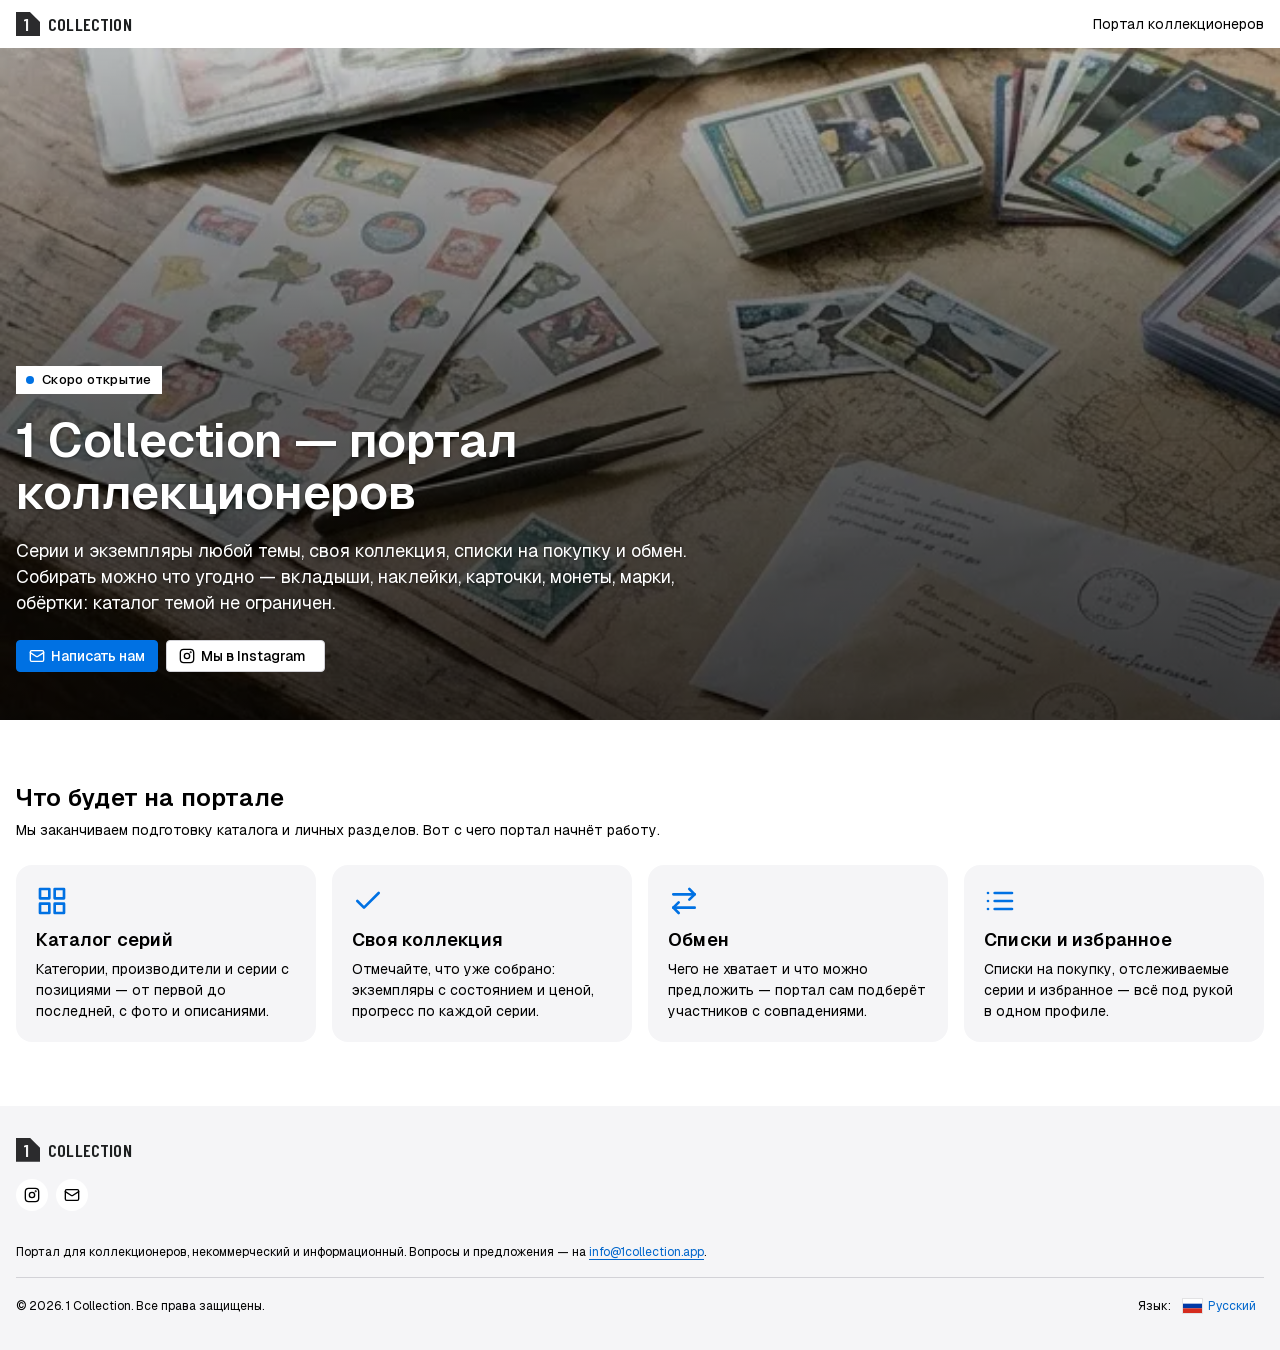
<file: index.html>
<!doctype html>
<html lang="ru">
<head>
    <meta charset="utf-8">
    <meta name="viewport" content="width=device-width, initial-scale=1">
    <title>1 Collection — скоро открытие</title>
    <meta name="description" content="1 Collection — портал коллекционеров: серии и экземпляры любой темы, своя коллекция, списки на покупку и обмен. Скоро открытие.">
    <meta name="color-scheme" content="light dark">
    <meta name="theme-color" content="#ffffff" media="(prefers-color-scheme: light)">
    <meta name="theme-color" content="#0a0a0a" media="(prefers-color-scheme: dark)">

    <link rel="canonical" href="https://1collection.app/">
    <link rel="alternate" hreflang="ru" href="https://1collection.app/">
    <link rel="alternate" hreflang="en" href="https://1collection.app/en/">
    <link rel="alternate" hreflang="x-default" href="https://1collection.app/">
    <link rel="icon" href="favicon.ico" sizes="any">
    <link rel="icon" href="assets/icon.png" type="image/png">
    <link rel="apple-touch-icon" href="assets/icon.png">

    <meta property="og:type" content="website">
    <meta property="og:site_name" content="1 Collection">
    <meta property="og:locale" content="ru_RU">
    <meta property="og:locale:alternate" content="en_US">
    <meta property="og:title" content="1 Collection — скоро открытие">
    <meta property="og:description" content="Портал коллекционеров: серии и экземпляры любой темы, своя коллекция, списки на покупку и обмен.">
    <meta property="og:url" content="https://1collection.app/">
    <meta property="og:image" content="https://1collection.app/assets/og.png">
    <meta property="og:image:width" content="1200">
    <meta property="og:image:height" content="630">
    <meta name="twitter:card" content="summary_large_image">

    <link rel="preload" href="assets/fonts/geist-cyrillic.woff2" as="font" type="font/woff2" crossorigin>
    <link rel="preload" href="assets/banner.webp" as="image" media="(min-width: 40rem)" fetchpriority="high">
    <link rel="preload" href="assets/banner-narrow.webp" as="image" media="(max-width: 39.99rem)" fetchpriority="high">

    <link rel="stylesheet" href="assets/styles.css">
</head>
<body>
    <header class="site-header">
        <div class="container">
            <span class="logo">
                <span class="logo-mark" aria-hidden="true"><span>&nbsp;1</span></span>
                <span class="logo-word" aria-hidden="true">COLLECTION</span>
                <span class="sr-only">1 Collection</span>
            </span>
            <span class="header-note">Портал коллекционеров</span>
        </div>
    </header>

    <main id="main">
        <section class="hero" aria-labelledby="title">
            <picture>
                <source media="(max-width: 39.99rem)" srcset="assets/banner-narrow.webp" width="600" height="768">
                <img src="assets/banner.webp" width="1376" height="768" alt="" fetchpriority="high">
            </picture>
            <div class="hero-scrim" aria-hidden="true"></div>

            <div class="hero-body container">
                <p class="eyebrow">Скоро открытие</p>
                <h1 id="title">1 Collection — портал коллекционеров</h1>
                <p class="hero-lead">
                    Серии и экземпляры любой темы, своя коллекция, списки на покупку
                    и обмен. Собирать можно что угодно — вкладыши, наклейки, карточки,
                    монеты, марки, обёртки: каталог темой не ограничен.
                </p>
                <div class="actions">
                    <a class="button button--primary" href="mailto:info@1collection.app">
                        <svg aria-hidden="true" viewBox="0 0 24 24" fill="none" stroke="currentColor" stroke-width="2" stroke-linecap="round" stroke-linejoin="round"><rect x="2" y="4" width="20" height="16" rx="2"/><path d="m22 7-8.97 5.7a1.94 1.94 0 0 1-2.06 0L2 7"/></svg>
                        Написать нам
                    </a>
                    <a class="button button--outline" href="https://www.instagram.com/1collection_app_ru" target="_blank" rel="noopener noreferrer">
                        <svg aria-hidden="true" viewBox="0 0 24 24" fill="none" stroke="currentColor" stroke-width="2" stroke-linecap="round" stroke-linejoin="round"><rect x="2" y="2" width="20" height="20" rx="5"/><circle cx="12" cy="12" r="4"/><circle cx="17.5" cy="6.5" r="0.5" fill="currentColor"/></svg>
                        Мы в Instagram<span class="sr-only"> (в новой вкладке)</span>
                    </a>
                </div>
            </div>
        </section>

        <section class="features container" aria-labelledby="features-title">
            <h2 id="features-title">Что будет на портале</h2>
            <p class="features-intro">
                Мы заканчиваем подготовку каталога и личных разделов. Вот с чего портал
                начнёт работу.
            </p>
            <ul class="feature-list">
                <li class="feature">
                    <span class="feature-icon" aria-hidden="true">
                        <svg viewBox="0 0 24 24" fill="none" stroke="currentColor" stroke-width="2" stroke-linecap="round" stroke-linejoin="round"><rect x="3" y="3" width="7" height="7"/><rect x="14" y="3" width="7" height="7"/><rect x="14" y="14" width="7" height="7"/><rect x="3" y="14" width="7" height="7"/></svg>
                    </span>
                    <h3>Каталог серий</h3>
                    <p>Категории, производители и серии с позициями — от первой до последней, с фото и описаниями.</p>
                </li>
                <li class="feature">
                    <span class="feature-icon" aria-hidden="true">
                        <svg viewBox="0 0 24 24" fill="none" stroke="currentColor" stroke-width="2" stroke-linecap="round" stroke-linejoin="round"><path d="M20 6 9 17l-5-5"/></svg>
                    </span>
                    <h3>Своя коллекция</h3>
                    <p>Отмечайте, что уже собрано: экземпляры с состоянием и ценой, прогресс по каждой серии.</p>
                </li>
                <li class="feature">
                    <span class="feature-icon" aria-hidden="true">
                        <svg viewBox="0 0 24 24" fill="none" stroke="currentColor" stroke-width="2" stroke-linecap="round" stroke-linejoin="round"><path d="m16 3 4 4-4 4"/><path d="M20 7H4"/><path d="m8 21-4-4 4-4"/><path d="M4 17h16"/></svg>
                    </span>
                    <h3>Обмен</h3>
                    <p>Чего не хватает и что можно предложить — портал сам подберёт участников с совпадениями.</p>
                </li>
                <li class="feature">
                    <span class="feature-icon" aria-hidden="true">
                        <svg viewBox="0 0 24 24" fill="none" stroke="currentColor" stroke-width="2" stroke-linecap="round" stroke-linejoin="round"><path d="M8 6h13"/><path d="M8 12h13"/><path d="M8 18h13"/><path d="M3 6h.01"/><path d="M3 12h.01"/><path d="M3 18h.01"/></svg>
                    </span>
                    <h3>Списки и избранное</h3>
                    <p>Списки на покупку, отслеживаемые серии и избранное — всё под рукой в одном профиле.</p>
                </li>
            </ul>
        </section>
    </main>

    <footer class="site-footer">
        <div class="container">
            <span class="logo">
                <span class="logo-mark" aria-hidden="true"><span>&nbsp;1</span></span>
                <span class="logo-word" aria-hidden="true">COLLECTION</span>
                <span class="sr-only">1 Collection</span>
            </span>
            <ul class="contacts" aria-label="Связаться с нами">
                <li>
                    <a class="contact-link" href="https://www.instagram.com/1collection_app_ru" target="_blank" rel="noopener noreferrer">
                        <svg aria-hidden="true" viewBox="0 0 24 24" fill="none" stroke="currentColor" stroke-width="2" stroke-linecap="round" stroke-linejoin="round"><rect x="2" y="2" width="20" height="20" rx="5"/><circle cx="12" cy="12" r="4"/><circle cx="17.5" cy="6.5" r="0.5" fill="currentColor"/></svg>
                        <span class="sr-only">1 Collection в Instagram (в новой вкладке)</span>
                    </a>
                </li>
                <li>
                    <a class="contact-link" href="mailto:info@1collection.app">
                        <svg aria-hidden="true" viewBox="0 0 24 24" fill="none" stroke="currentColor" stroke-width="2" stroke-linecap="round" stroke-linejoin="round"><rect x="2" y="4" width="20" height="16" rx="2"/><path d="m22 7-8.97 5.7a1.94 1.94 0 0 1-2.06 0L2 7"/></svg>
                        <span class="sr-only">Написать на info@1collection.app</span>
                    </a>
                </li>
            </ul>
            <p class="footer-text">
                Портал для коллекционеров, некоммерческий и информационный. Вопросы
                и предложения — на <a class="link-text" href="mailto:info@1collection.app">info@1collection.app</a>.
            </p>
            <div class="footer-bottom">
                <p class="footer-copyright">© 2026. 1 Collection. Все права защищены.</p>
                <div class="language">
                    <span id="language-label">Язык:</span>
                    <button class="language-trigger" type="button" popovertarget="language-menu" aria-labelledby="language-label language-value">
                        <img class="language-flag" src="assets/flags/ru.svg" alt="" width="28" height="21" loading="lazy" decoding="async">
                        <span id="language-value">Русский</span>
                    </button>
                    <div class="language-menu" id="language-menu" popover>
                        <nav aria-labelledby="language-label">
                            <ul>
                                <li>
                                    <a class="language-link" href="./" hreflang="ru" aria-current="true" autofocus>
                                        <img class="language-flag" src="assets/flags/ru.svg" alt="" width="28" height="21" loading="lazy" decoding="async">
                                        Русский
                                        <svg class="language-check" aria-hidden="true" viewBox="0 0 24 24" fill="none" stroke="currentColor" stroke-width="2" stroke-linecap="round" stroke-linejoin="round"><path d="M20 6 9 17l-5-5"/></svg>
                                    </a>
                                </li>
                                <li>
                                    <a class="language-link" href="en/" hreflang="en">
                                        <img class="language-flag" src="assets/flags/gb.svg" alt="" width="28" height="21" loading="lazy" decoding="async">
                                        <span lang="en">English</span><span class="sr-only"> (Английский)</span>
                                    </a>
                                </li>
                            </ul>
                        </nav>
                    </div>
                </div>
            </div>
        </div>
    </footer>
</body>
</html>
</file>
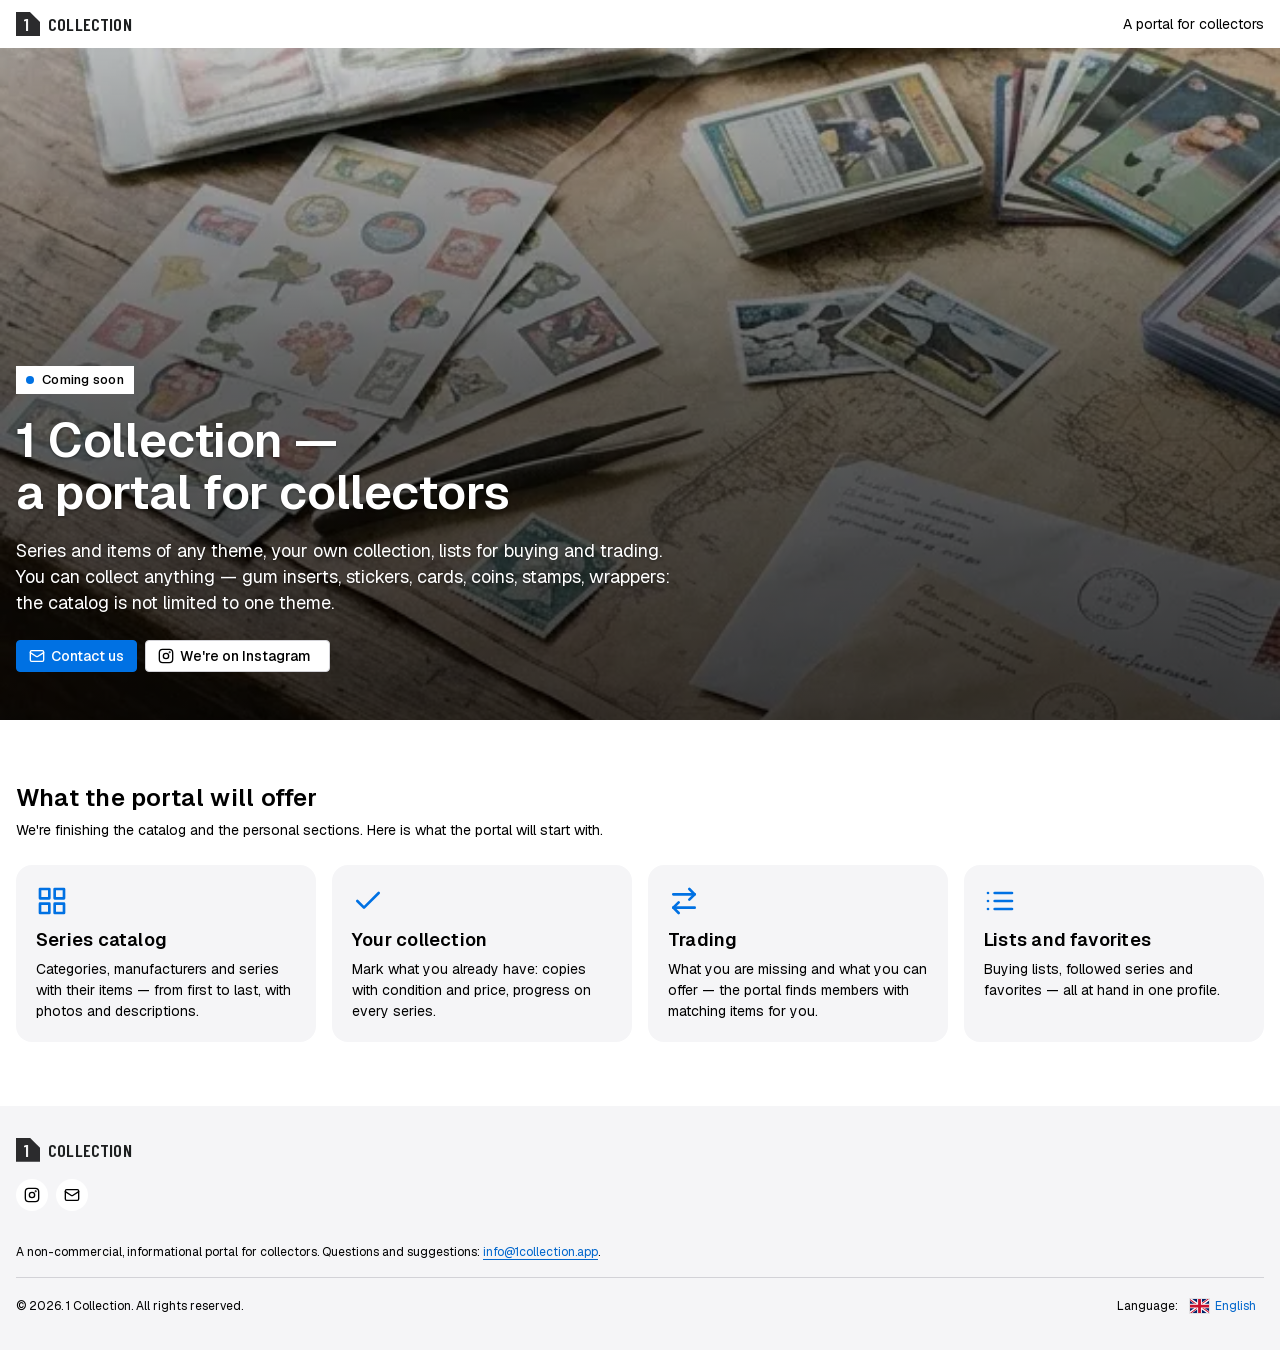
<file: en/index.html>
<!doctype html>
<html lang="en">
<head>
    <meta charset="utf-8">
    <meta name="viewport" content="width=device-width, initial-scale=1">
    <title>1 Collection — coming soon</title>
    <meta name="description" content="1 Collection is a portal for collectors: series and items of any theme, your own collection, lists for buying and trading. Coming soon.">
    <meta name="color-scheme" content="light dark">
    <meta name="theme-color" content="#ffffff" media="(prefers-color-scheme: light)">
    <meta name="theme-color" content="#0a0a0a" media="(prefers-color-scheme: dark)">

    <link rel="canonical" href="https://1collection.app/en/">
    <link rel="alternate" hreflang="ru" href="https://1collection.app/">
    <link rel="alternate" hreflang="en" href="https://1collection.app/en/">
    <link rel="alternate" hreflang="x-default" href="https://1collection.app/">
    <link rel="icon" href="../favicon.ico" sizes="any">
    <link rel="icon" href="../assets/icon.png" type="image/png">
    <link rel="apple-touch-icon" href="../assets/icon.png">

    <meta property="og:type" content="website">
    <meta property="og:site_name" content="1 Collection">
    <meta property="og:locale" content="en_US">
    <meta property="og:locale:alternate" content="ru_RU">
    <meta property="og:title" content="1 Collection — coming soon">
    <meta property="og:description" content="A portal for collectors: series and items of any theme, your own collection, lists for buying and trading.">
    <meta property="og:url" content="https://1collection.app/en/">
    <meta property="og:image" content="https://1collection.app/assets/og.png">
    <meta property="og:image:width" content="1200">
    <meta property="og:image:height" content="630">
    <meta name="twitter:card" content="summary_large_image">

    <link rel="preload" href="../assets/fonts/geist-latin.woff2" as="font" type="font/woff2" crossorigin>
    <link rel="preload" href="../assets/banner.webp" as="image" media="(min-width: 40rem)" fetchpriority="high">
    <link rel="preload" href="../assets/banner-narrow.webp" as="image" media="(max-width: 39.99rem)" fetchpriority="high">

    <link rel="stylesheet" href="../assets/styles.css">
</head>
<body>
    <header class="site-header">
        <div class="container">
            <span class="logo">
                <span class="logo-mark" aria-hidden="true"><span>&nbsp;1</span></span>
                <span class="logo-word" aria-hidden="true">COLLECTION</span>
                <span class="sr-only">1 Collection</span>
            </span>
            <span class="header-note">A portal for collectors</span>
        </div>
    </header>

    <main id="main">
        <section class="hero" aria-labelledby="title">
            <picture>
                <source media="(max-width: 39.99rem)" srcset="../assets/banner-narrow.webp" width="600" height="768">
                <img src="../assets/banner.webp" width="1376" height="768" alt="" fetchpriority="high">
            </picture>
            <div class="hero-scrim" aria-hidden="true"></div>

            <div class="hero-body container">
                <p class="eyebrow">Coming soon</p>
                <h1 id="title">1 Collection — a&nbsp;portal for collectors</h1>
                <p class="hero-lead">
                    Series and items of any theme, your own collection, lists for buying
                    and trading. You can collect anything — gum inserts, stickers, cards,
                    coins, stamps, wrappers: the catalog is not limited to one theme.
                </p>
                <div class="actions">
                    <a class="button button--primary" href="mailto:info@1collection.app">
                        <svg aria-hidden="true" viewBox="0 0 24 24" fill="none" stroke="currentColor" stroke-width="2" stroke-linecap="round" stroke-linejoin="round"><rect x="2" y="4" width="20" height="16" rx="2"/><path d="m22 7-8.97 5.7a1.94 1.94 0 0 1-2.06 0L2 7"/></svg>
                        Contact us
                    </a>
                    <a class="button button--outline" href="https://www.instagram.com/1collection_app" target="_blank" rel="noopener noreferrer">
                        <svg aria-hidden="true" viewBox="0 0 24 24" fill="none" stroke="currentColor" stroke-width="2" stroke-linecap="round" stroke-linejoin="round"><rect x="2" y="2" width="20" height="20" rx="5"/><circle cx="12" cy="12" r="4"/><circle cx="17.5" cy="6.5" r="0.5" fill="currentColor"/></svg>
                        We're on Instagram<span class="sr-only"> (opens in a new tab)</span>
                    </a>
                </div>
            </div>
        </section>

        <section class="features container" aria-labelledby="features-title">
            <h2 id="features-title">What the portal will offer</h2>
            <p class="features-intro">
                We're finishing the catalog and the personal sections. Here is what
                the portal will start with.
            </p>
            <ul class="feature-list">
                <li class="feature">
                    <span class="feature-icon" aria-hidden="true">
                        <svg viewBox="0 0 24 24" fill="none" stroke="currentColor" stroke-width="2" stroke-linecap="round" stroke-linejoin="round"><rect x="3" y="3" width="7" height="7"/><rect x="14" y="3" width="7" height="7"/><rect x="14" y="14" width="7" height="7"/><rect x="3" y="14" width="7" height="7"/></svg>
                    </span>
                    <h3>Series catalog</h3>
                    <p>Categories, manufacturers and series with their items — from first to last, with photos and descriptions.</p>
                </li>
                <li class="feature">
                    <span class="feature-icon" aria-hidden="true">
                        <svg viewBox="0 0 24 24" fill="none" stroke="currentColor" stroke-width="2" stroke-linecap="round" stroke-linejoin="round"><path d="M20 6 9 17l-5-5"/></svg>
                    </span>
                    <h3>Your collection</h3>
                    <p>Mark what you already have: copies with condition and price, progress on every series.</p>
                </li>
                <li class="feature">
                    <span class="feature-icon" aria-hidden="true">
                        <svg viewBox="0 0 24 24" fill="none" stroke="currentColor" stroke-width="2" stroke-linecap="round" stroke-linejoin="round"><path d="m16 3 4 4-4 4"/><path d="M20 7H4"/><path d="m8 21-4-4 4-4"/><path d="M4 17h16"/></svg>
                    </span>
                    <h3>Trading</h3>
                    <p>What you are missing and what you can offer — the portal finds members with matching items for you.</p>
                </li>
                <li class="feature">
                    <span class="feature-icon" aria-hidden="true">
                        <svg viewBox="0 0 24 24" fill="none" stroke="currentColor" stroke-width="2" stroke-linecap="round" stroke-linejoin="round"><path d="M8 6h13"/><path d="M8 12h13"/><path d="M8 18h13"/><path d="M3 6h.01"/><path d="M3 12h.01"/><path d="M3 18h.01"/></svg>
                    </span>
                    <h3>Lists and favorites</h3>
                    <p>Buying lists, followed series and favorites — all at hand in one profile.</p>
                </li>
            </ul>
        </section>
    </main>

    <footer class="site-footer">
        <div class="container">
            <span class="logo">
                <span class="logo-mark" aria-hidden="true"><span>&nbsp;1</span></span>
                <span class="logo-word" aria-hidden="true">COLLECTION</span>
                <span class="sr-only">1 Collection</span>
            </span>
            <ul class="contacts" aria-label="Contact us">
                <li>
                    <a class="contact-link" href="https://www.instagram.com/1collection_app" target="_blank" rel="noopener noreferrer">
                        <svg aria-hidden="true" viewBox="0 0 24 24" fill="none" stroke="currentColor" stroke-width="2" stroke-linecap="round" stroke-linejoin="round"><rect x="2" y="2" width="20" height="20" rx="5"/><circle cx="12" cy="12" r="4"/><circle cx="17.5" cy="6.5" r="0.5" fill="currentColor"/></svg>
                        <span class="sr-only">1 Collection on Instagram (opens in a new tab)</span>
                    </a>
                </li>
                <li>
                    <a class="contact-link" href="mailto:info@1collection.app">
                        <svg aria-hidden="true" viewBox="0 0 24 24" fill="none" stroke="currentColor" stroke-width="2" stroke-linecap="round" stroke-linejoin="round"><rect x="2" y="4" width="20" height="16" rx="2"/><path d="m22 7-8.97 5.7a1.94 1.94 0 0 1-2.06 0L2 7"/></svg>
                        <span class="sr-only">Email info@1collection.app</span>
                    </a>
                </li>
            </ul>
            <p class="footer-text">
                A non-commercial, informational portal for collectors. Questions
                and suggestions: <a class="link-text" href="mailto:info@1collection.app">info@1collection.app</a>.
            </p>
            <div class="footer-bottom">
                <p class="footer-copyright">© 2026. 1 Collection. All rights reserved.</p>
                <div class="language">
                    <span id="language-label">Language:</span>
                    <button class="language-trigger" type="button" popovertarget="language-menu" aria-labelledby="language-label language-value">
                        <img class="language-flag" src="../assets/flags/gb.svg" alt="" width="28" height="21" loading="lazy" decoding="async">
                        <span id="language-value">English</span>
                    </button>
                    <div class="language-menu" id="language-menu" popover>
                        <nav aria-labelledby="language-label">
                            <ul>
                                <li>
                                    <a class="language-link" href="../" hreflang="ru">
                                        <img class="language-flag" src="../assets/flags/ru.svg" alt="" width="28" height="21" loading="lazy" decoding="async">
                                        <span lang="ru">Русский</span><span class="sr-only"> (Russian)</span>
                                    </a>
                                </li>
                                <li>
                                    <a class="language-link" href="./" hreflang="en" aria-current="true" autofocus>
                                        <img class="language-flag" src="../assets/flags/gb.svg" alt="" width="28" height="21" loading="lazy" decoding="async">
                                        English
                                        <svg class="language-check" aria-hidden="true" viewBox="0 0 24 24" fill="none" stroke="currentColor" stroke-width="2" stroke-linecap="round" stroke-linejoin="round"><path d="M20 6 9 17l-5-5"/></svg>
                                    </a>
                                </li>
                            </ul>
                        </nav>
                    </div>
                </div>
            </div>
        </div>
    </footer>
</body>
</html>
</file>
<file: assets/styles.css>
/* Шрифты портала, со своего адреса: Geist — текст, Barlow Condensed —
   только знак «1» и слово COLLECTION логотипа. Лицензии — рядом,
   в assets/fonts/*.OFL.txt. */
@font-face {
    font-family: "Geist";
    font-weight: 100 900;
    font-display: swap;
    src: url("fonts/geist-cyrillic.woff2") format("woff2");
    unicode-range: U+301, U+400-45F, U+490-491, U+4B0-4B1, U+2116;
}
@font-face {
    font-family: "Geist";
    font-weight: 100 900;
    font-display: swap;
    src: url("fonts/geist-latin.woff2") format("woff2");
    unicode-range: U+0000-00FF, U+131, U+152-153, U+2BB-2BC, U+2C6, U+2DA, U+2DC, U+304, U+308, U+329, U+2000-206F, U+20AC, U+2122, U+2191, U+2193, U+2212, U+2215, U+FEFF, U+FFFD;
}
@font-face {
    font-family: "Barlow Condensed";
    font-weight: 600;
    font-display: swap;
    src: url("fonts/barlow-condensed-600-latin.woff2") format("woff2");
    unicode-range: U+0000-00FF;
}

/* Токены — те же значения, что в globals.css портала; текст
   в светлой теме — чёрный по всей странице, и основной,
   и второстепенный. */
:root {
    --page: 90rem;
    --background: #ffffff;
    --foreground: #000000;
    --muted: #f5f5f7;
    --muted-foreground: #000000;
    --border: #d2d2d7;
    --accent: #0071e3;
    --focus: #0071e3;
    --link: #0066cc;
    --button-primary: #0071e3;
    --button-primary-hover: #0076df;
    --button-primary-foreground: #ffffff;
    --footer-foreground: #000000;
    --logo-mark: #2b2b2d;
    --logo-mark-foreground: #f2f2f3;
    --logo-wordmark: #1d1f20;
    --popover: #ffffff;
    --menu-hover: #f5f5f7;
    --main-pt: 1rem;
}
@media (prefers-color-scheme: dark) {
    :root {
        --background: oklch(0.145 0 0);
        --foreground: #f5f5f7;
        --muted: #262628;
        --muted-foreground: #98989d;
        --border: #424245;
        --accent: #6ea8fe;
        --link: #6ea8fe;
        --footer-foreground: #c7c7cc;
        --logo-mark: #f2f2f3;
        --logo-mark-foreground: #2b2b2d;
        --logo-wordmark: #f2f2f3;
        --popover: oklch(0.205 0 0);
        --menu-hover: oklch(0.269 0 0);
    }
}
@media (width >= 48rem) {
    :root { --main-pt: 1.5rem; }
}
@media (width >= 64rem) {
    :root { --main-pt: 2rem; }
}

*, *::before, *::after { box-sizing: border-box; }
html { -webkit-text-size-adjust: 100%; text-size-adjust: 100%; }
body {
    margin: 0;
    min-height: 100vh;
    display: flex;
    flex-direction: column;
    background: var(--background);
    color: var(--foreground);
    font-family: "Geist", ui-sans-serif, system-ui, -apple-system, "Segoe UI", Arial, sans-serif;
    font-size: 1rem;
    line-height: 1.5;
    -webkit-font-smoothing: antialiased;
}
h1, h2, h3, p, ul { margin: 0; }
img { display: block; max-width: 100%; }

/* Контур фокуса — одно правило, как в портале. */
:focus-visible {
    outline: 2px solid var(--focus);
    outline-offset: 2px;
}

.container {
    width: 100%;
    max-width: var(--page);
    margin-inline: auto;
    padding-inline: 1rem;
}
.sr-only {
    position: absolute;
    width: 1px;
    height: 1px;
    padding: 0;
    margin: -1px;
    overflow: hidden;
    clip: rect(0, 0, 0, 0);
    white-space: nowrap;
    border: 0;
}

/* Логотип — знак со срезанным углом и слово COLLECTION
   (components/site-logo.tsx). */
.logo {
    display: inline-flex;
    align-items: center;
    gap: 0.5rem;
    --size: 24px;
}
.logo-mark {
    width: var(--size);
    height: var(--size);
    flex-shrink: 0;
    display: flex;
    align-items: flex-end;
    padding: calc(var(--size) / 8);
    background: var(--logo-mark);
    clip-path: polygon(0 0, 58% 0, 100% 42%, 100% 100%, 0 100%);
}
.logo-mark span,
.logo-word {
    font-family: "Barlow Condensed", "Arial Narrow", Arial, sans-serif;
    font-weight: 600;
    font-size: calc(var(--size) * 3 / 4);
    line-height: 1;
}
.logo-mark span { color: var(--logo-mark-foreground); }
.logo-word {
    letter-spacing: 0.01em;
    color: var(--logo-wordmark);
}

/* Шапка — 48px, как у портала. */
.site-header .container {
    display: flex;
    align-items: center;
    justify-content: space-between;
    gap: 1rem;
    min-height: 3rem;
    padding-block: 0.5rem;
}
/* Ниже 480px подпись переносится на две строки — там её нет,
   то же самое говорит заголовок баннера. */
.header-note {
    display: none;
    font-size: 0.875rem;
    color: var(--muted-foreground);
}
@media (width >= 30rem) {
    .header-note { display: inline; }
}

/* Баннер — во всю ширину, как на главной: картинка, подложка
   градиентом снизу вверх и текст поверх (home/banner-slide.tsx). */
.hero {
    position: relative;
    display: grid;
    min-height: min(42rem, calc(100svh - 3rem));
    background: var(--muted);
    color: #ffffff;
    text-shadow: 0 1px 3px rgb(0 0 0 / 0.45);
}
.hero picture,
.hero-scrim {
    position: absolute;
    inset: 0;
}
.hero img {
    width: 100%;
    height: 100%;
    object-fit: cover;
}
.hero-scrim {
    background: linear-gradient(to top, rgb(0 0 0 / 0.75), rgb(0 0 0 / 0.6) 50%, rgb(0 0 0 / 0.2));
}
.hero-body {
    position: relative;
    display: flex;
    flex-direction: column;
    justify-content: flex-end;
    gap: 1rem;
    padding-block: 2rem;
}
.eyebrow {
    align-self: flex-start;
    display: inline-flex;
    align-items: center;
    gap: 0.5rem;
    padding: 0.25rem 0.625rem;
    background: #ffffff;
    color: #000000;
    text-shadow: none;
    font-size: 0.8125rem;
    font-weight: 500;
    letter-spacing: 0.02em;
}
.eyebrow::before {
    content: "";
    width: 0.5rem;
    height: 0.5rem;
    border-radius: 50%;
    background: #0071e3;
}
/* heading-1 портала (48px); на узком экране — heading-3 (32px),
   чтобы название не рвалось на 320px. */
.hero h1 {
    max-width: 48rem;
    font-size: 2rem;
    line-height: 1.125;
    font-weight: 600;
    letter-spacing: 0.004em;
    overflow-wrap: anywhere;
    text-wrap: balance;
}
.hero-lead {
    max-width: 42rem;
    font-size: 1rem;
    line-height: 1.45;
    text-wrap: pretty;
}
@media (width >= 40rem) {
    .hero-body {
        gap: 1.25rem;
        padding-block: 3rem;
    }
    .hero h1 {
        font-size: 3rem;
        line-height: 1.0834933333;
        letter-spacing: -0.003em;
    }
    .hero-lead { font-size: 1.125rem; }
}

/* Кнопки default и outline портала (ui/button.tsx): 32px высотой —
   сразу порог цели на сенсорном экране, скругление 4px. */
.actions {
    display: flex;
    flex-wrap: wrap;
    gap: 0.5rem;
    margin-top: 0.25rem;
}
.button {
    display: inline-flex;
    align-items: center;
    justify-content: center;
    gap: 0.375rem;
    min-height: 2rem;
    padding: 0 0.75rem;
    border: 1px solid transparent;
    border-radius: 4px;
    font: inherit;
    font-size: 0.875rem;
    font-weight: 500;
    text-decoration: none;
    text-shadow: none;
    white-space: nowrap;
    transition: background-color 0.15s, border-color 0.15s;
}
.button svg {
    width: 1rem;
    height: 1rem;
    flex-shrink: 0;
}
.button--primary {
    background: var(--button-primary);
    border-color: var(--button-primary);
    color: var(--button-primary-foreground);
}
.button--primary:hover {
    background: var(--button-primary-hover);
    border-color: var(--button-primary-hover);
}
/* Outline поверх снимка — белая, как кнопка outline светлой темы. */
.button--outline {
    background: #ffffff;
    border-color: #d2d2d7;
    color: #000000;
}
.button--outline:hover {
    background: #fafafa;
    border-color: var(--button-primary);
}
/* На тёмной подложке снимка синий контур теряется — белый. */
.hero :focus-visible { outline-color: #ffffff; }

main { flex: 1; }

/* Что будет на портале — плитки с серой заливкой, без рамки. */
.features {
    padding-block: calc(var(--main-pt) * 2);
}
.features h2 {
    font-size: 1.5rem;
    line-height: 1.1666666667;
    font-weight: 600;
    letter-spacing: 0.009em;
}
.features-intro {
    margin-top: 0.5rem;
    max-width: 42rem;
    font-size: 0.875rem;
    color: var(--muted-foreground);
}
.feature-list {
    list-style: none;
    padding: 0;
    margin-top: 1.5rem;
    display: grid;
    grid-template-columns: 1fr;
    gap: 1rem;
}
@media (width >= 40rem) {
    .feature-list { grid-template-columns: repeat(2, minmax(0, 1fr)); }
}
@media (width >= 64rem) {
    .feature-list { grid-template-columns: repeat(4, minmax(0, 1fr)); }
}
.feature {
    display: flex;
    flex-direction: column;
    gap: 0.5rem;
    padding: 1.25rem;
    border-radius: 1rem;
    background: var(--muted);
}
.feature-icon {
    display: inline-flex;
    width: 2rem;
    height: 2rem;
    margin-bottom: 0.25rem;
    color: var(--accent);
}
.feature-icon svg {
    width: 100%;
    height: 100%;
}
.feature h3 {
    font-size: 1.125rem;
    line-height: 1.2105263158;
    font-weight: 600;
    letter-spacing: 0.012em;
}
.feature p {
    font-size: 0.875rem;
    color: var(--muted-foreground);
}

/* Подвал — приглушённый фон, контакты кругами, как у портала
   (site-footer.tsx). */
.site-footer {
    background: var(--muted);
    color: var(--footer-foreground);
    font-size: 0.875rem;
}
.site-footer .container {
    padding-block: 2rem;
}
.contacts {
    list-style: none;
    padding: 0;
    margin-top: 1rem;
    display: flex;
    align-items: center;
    gap: 0.5rem;
}
.contact-link {
    display: inline-flex;
    align-items: center;
    justify-content: center;
    width: 2rem;
    height: 2rem;
    border: 1px solid transparent;
    border-radius: 50%;
    background: var(--background);
    color: var(--foreground);
    transition: background-color 0.15s, color 0.15s;
}
.contact-link:hover {
    background: var(--button-primary);
    color: var(--button-primary-foreground);
}
.contact-link svg {
    width: 1rem;
    height: 1rem;
}
.footer-text {
    margin-top: 2rem;
    max-width: 61.25rem;
    font-size: 0.75rem;
}
/* Под линией с 575px — одной строкой: копирайт слева, язык справа. Уже —
   столбцом: сначала переключатель, копирайт последним и по центру. Порядок
   меняет order: копирайт не интерактивный, обход с клавиатуры от этого
   не зависит (site-footer.tsx). */
.footer-bottom {
    display: flex;
    flex-direction: column;
    gap: 0.75rem;
    margin-top: 1rem;
    padding-top: 1rem;
    border-top: 1px solid var(--border);
    font-size: 0.75rem;
}
.footer-copyright {
    order: 1;
    text-align: center;
}
@media (width >= 575px) {
    .footer-bottom {
        flex-direction: row;
        flex-wrap: wrap;
        align-items: center;
        justify-content: space-between;
        column-gap: 1.5rem;
    }
    .footer-copyright {
        order: 0;
        text-align: start;
    }
}

/* Переключатель языка — как в подвале портала (language-switch.tsx,
   switch-styles.ts): кнопка с флагом и самоназванием, по нажатию — список
   ссылок. Поповер нативный: закрытие по Escape и клику мимо и возврат фокуса
   на кнопку даёт браузер, autofocus ставит фокус на текущий язык — скрипт
   не нужен. */
.language {
    display: inline-flex;
    flex-shrink: 0;
    align-items: center;
    gap: 0.25rem;
    white-space: nowrap;
}
.language-trigger {
    anchor-name: --language-trigger;
    display: inline-flex;
    align-items: center;
    gap: 0.375rem;
    min-height: 1.5rem;
    padding: 0.125rem 0.5rem;
    border: 0;
    border-radius: 4px;
    background: transparent;
    color: var(--link);
    font: inherit;
    cursor: pointer;
    transition: background-color 0.15s;
}
.language-trigger:hover {
    background: var(--background);
}
.language-trigger:has(+ .language-menu:popover-open) {
    background: var(--background);
}
@media (pointer: coarse) {
    .language-trigger { min-height: 2rem; }
}
.language-flag {
    display: inline-block;
    width: 1.1667rem;
    height: 0.875rem;
    flex-shrink: 0;
    object-fit: cover;
    box-shadow: 0 0 0 1px rgb(0 0 0 / 0.08);
}
.language-menu {
    min-width: 11rem;
    padding: 0.25rem;
    border: 1px solid var(--border);
    border-radius: 6px;
    background: var(--popover);
    color: var(--foreground);
    font-size: 0.875rem;
    box-shadow: 0 4px 6px -1px rgb(0 0 0 / 0.1), 0 2px 4px -2px rgb(0 0 0 / 0.1);
}
/* Под кнопкой, правым краем к её правому краю; не хватает места — с другой
   стороны. Браузер без anchor-позиционирования покажет список по центру
   экрана — так он тоже работает. */
@supports (anchor-name: --language-trigger) {
    .language-menu {
        position-anchor: --language-trigger;
        position-area: bottom span-left;
        position-try-fallbacks: flip-block, flip-inline, flip-block flip-inline;
        inset: auto;
        margin: 0.25rem 0;
    }
}
.language-menu ul {
    list-style: none;
    padding: 0;
    display: flex;
    flex-direction: column;
    gap: 0.125rem;
}
.language-link {
    display: flex;
    align-items: center;
    gap: 0.5rem;
    min-height: 2rem;
    padding: 0.375rem 0.5rem;
    border-radius: 4px;
    color: var(--foreground);
    text-decoration: none;
}
.language-link[aria-current] {
    background: var(--muted);
    font-weight: 500;
}
.language-link:hover {
    background: var(--menu-hover);
}
.language-link:focus-visible {
    outline-offset: -2px;
}
.language-check {
    width: 1rem;
    height: 1rem;
    margin-inline-start: auto;
}
.link-text {
    color: var(--link);
    text-decoration: underline;
    text-underline-offset: 3px;
}

@media (prefers-reduced-motion: reduce) {
    *, *::before, *::after {
        transition-duration: 0.01ms !important;
        animation-duration: 0.01ms !important;
    }
}
/* Высокая контрастность Windows: фоны стираются — границы остаются
   рамками, подложка снимка не нужна. */
@media (forced-colors: active) {
    .hero-scrim { display: none; }
    .eyebrow, .button, .contact-link, .feature { border: 1px solid CanvasText; }
    .eyebrow::before { background: CanvasText; }
    .logo-mark { background: CanvasText; }
    .logo-mark span { color: Canvas; }
}
</file>
